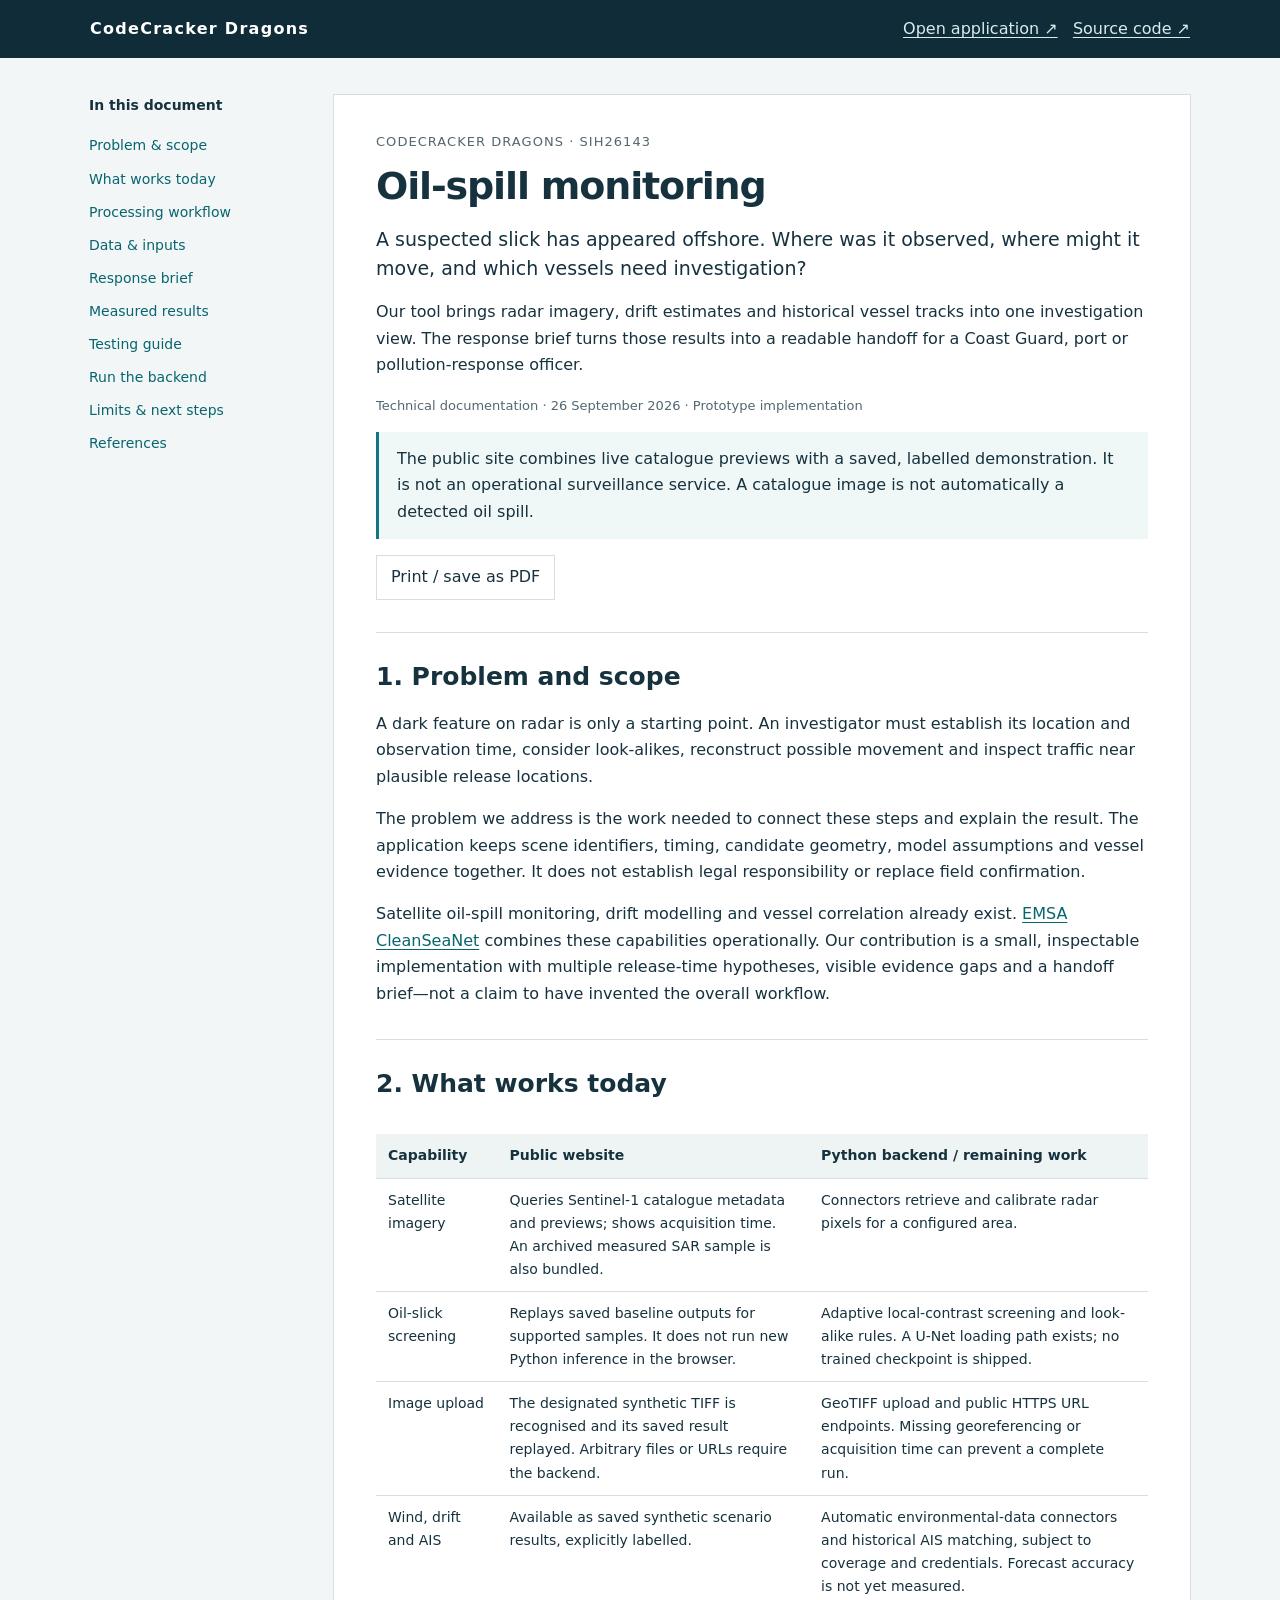
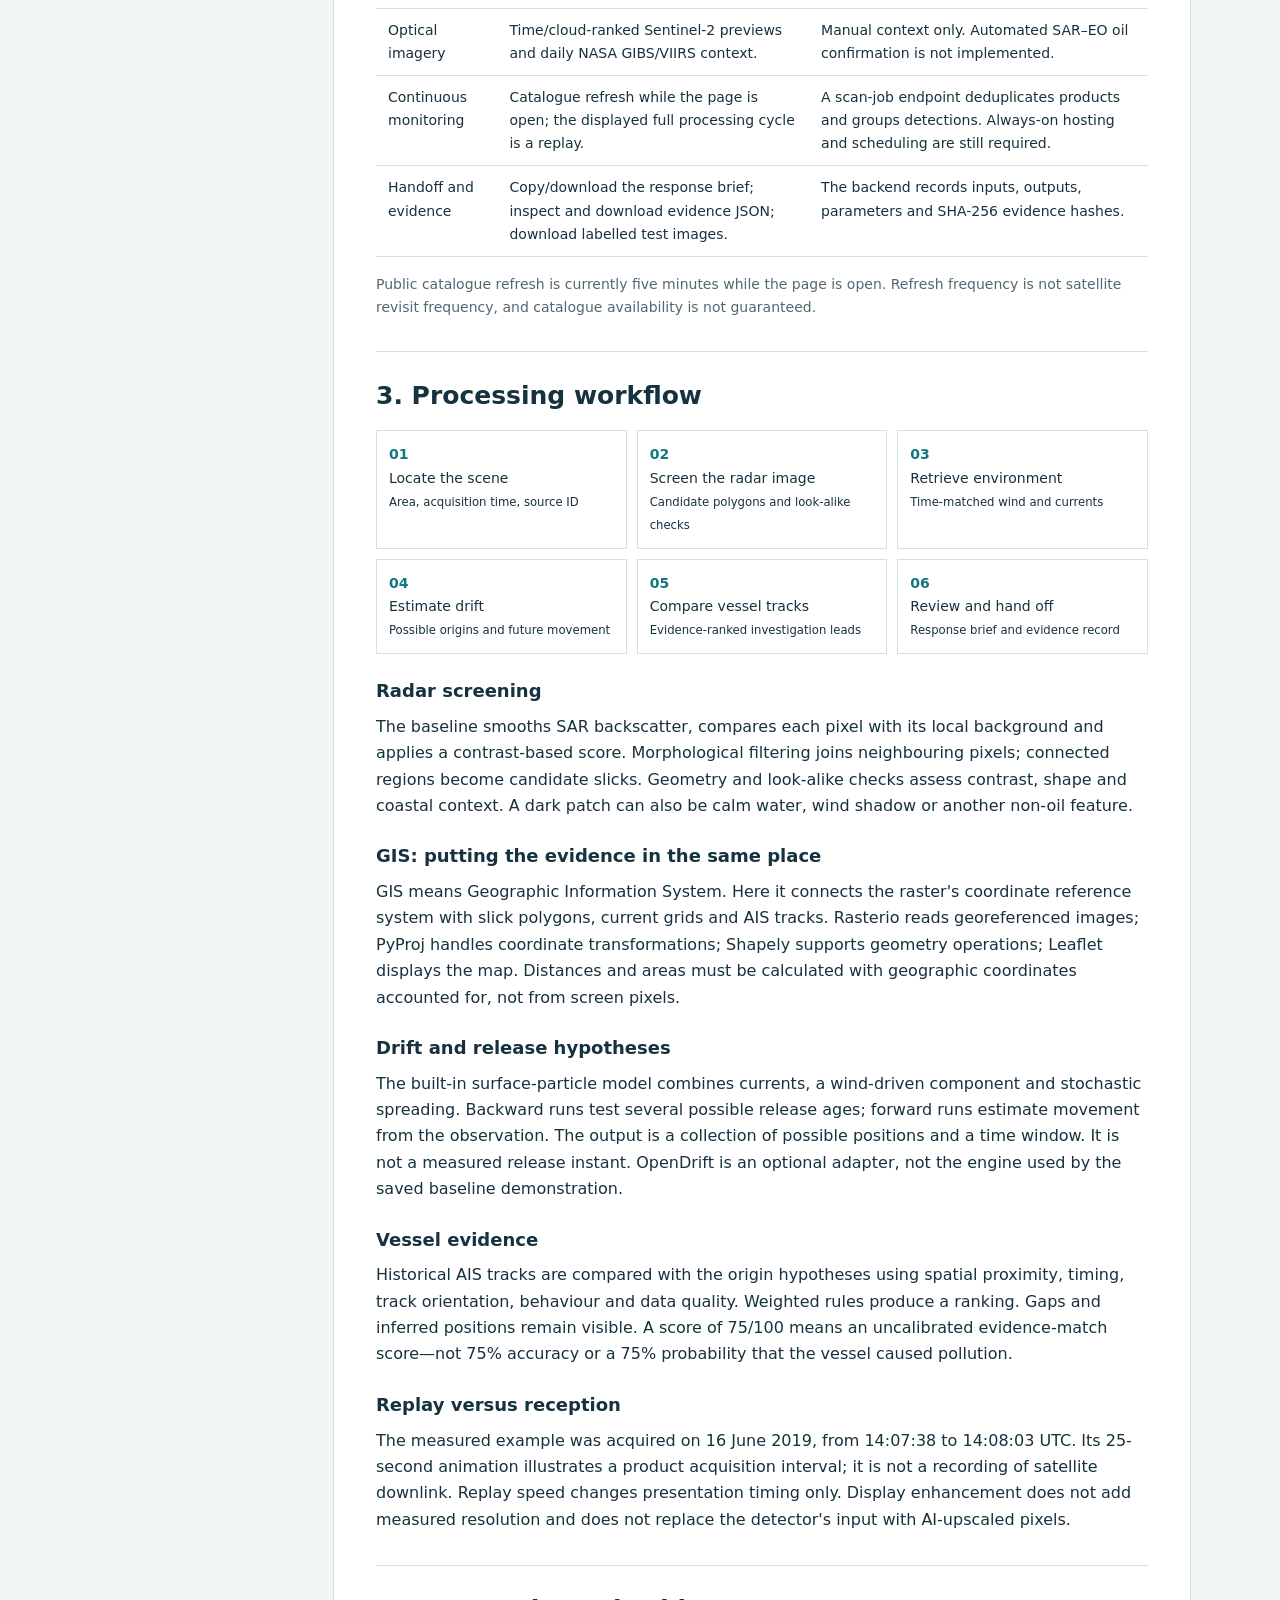
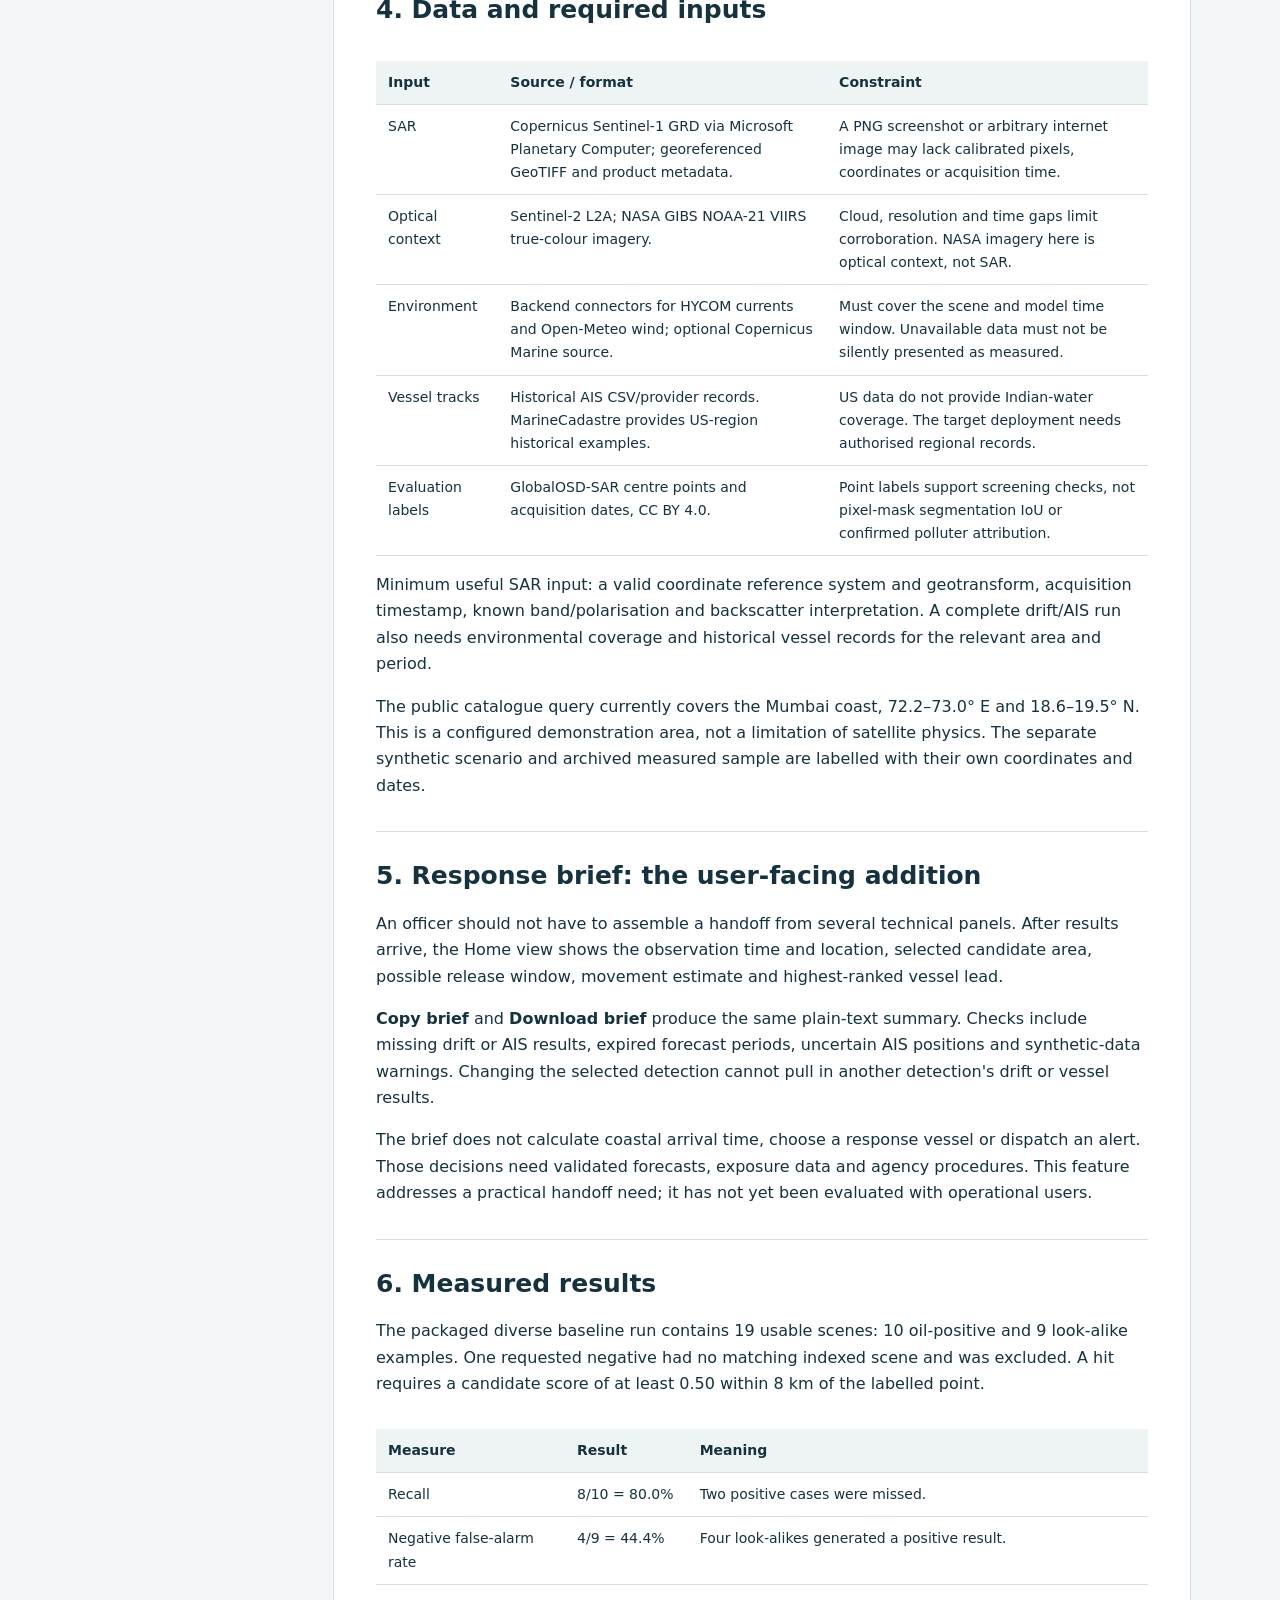
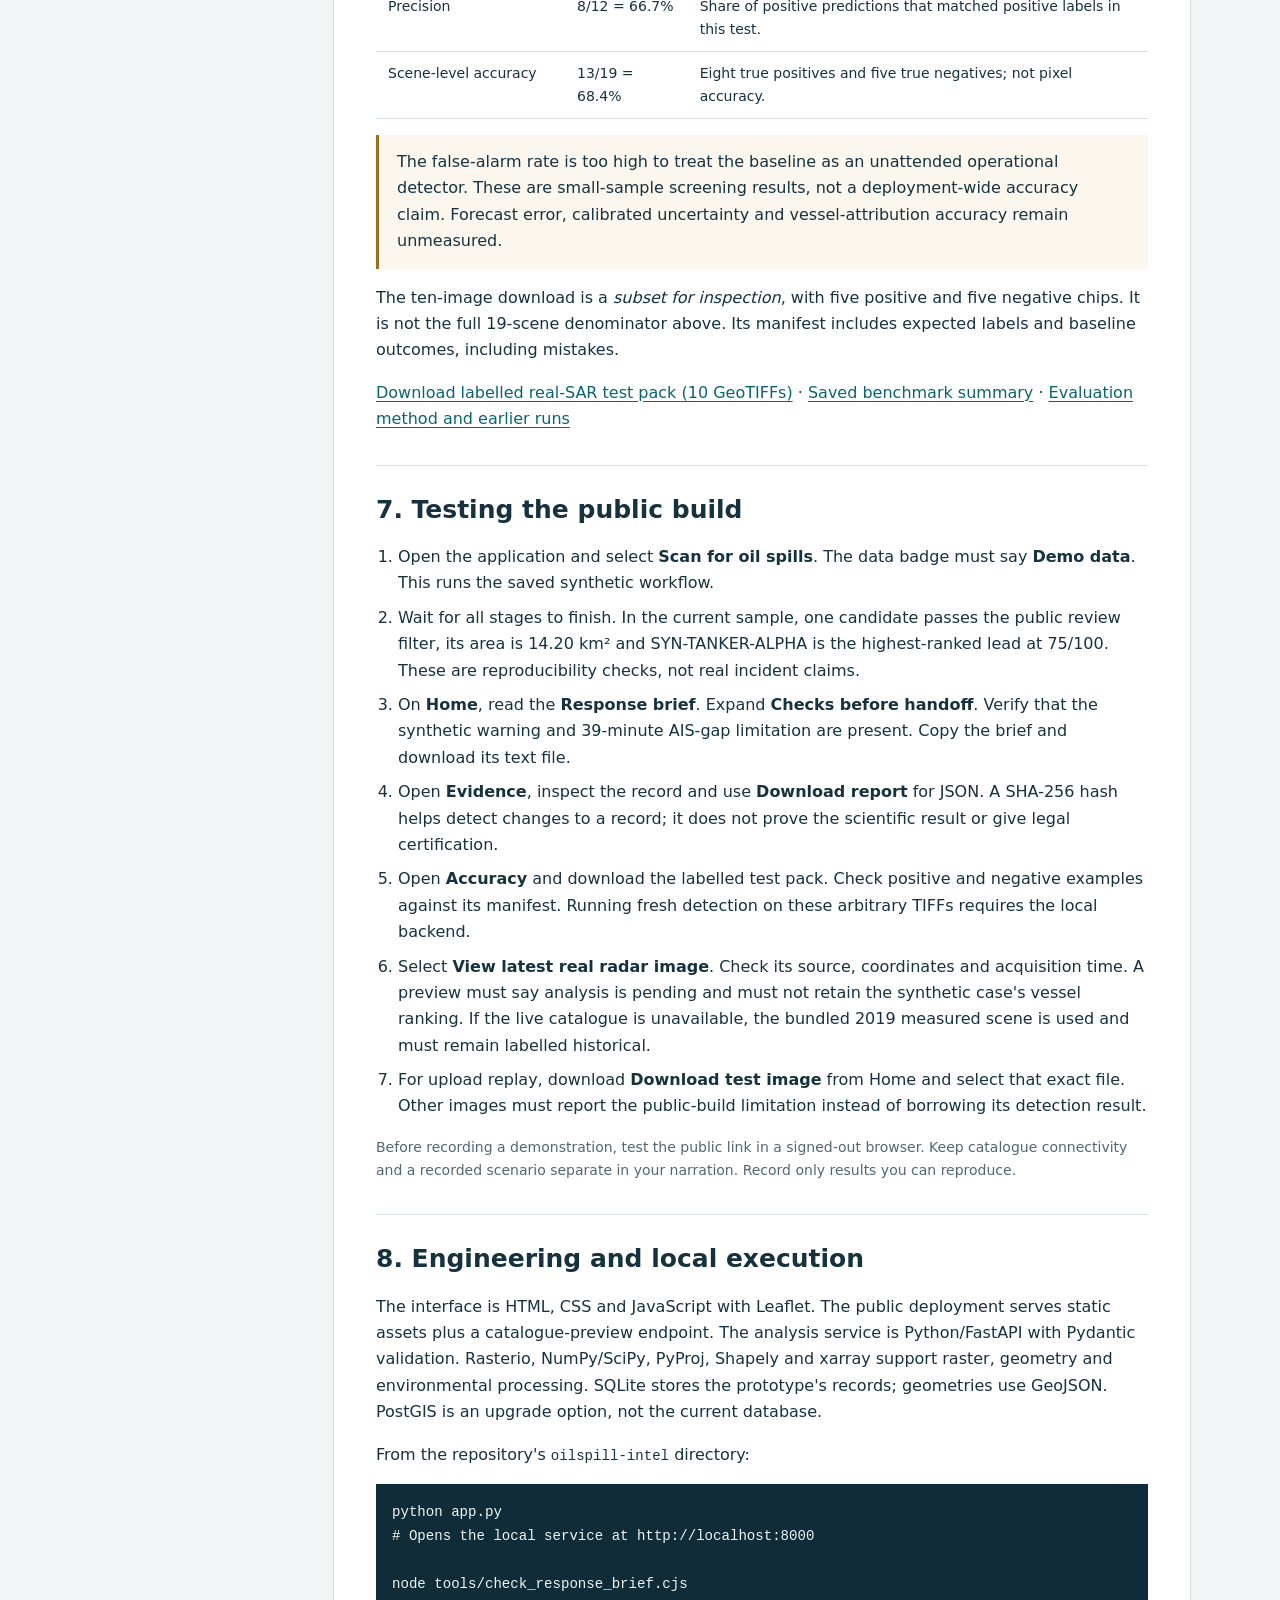
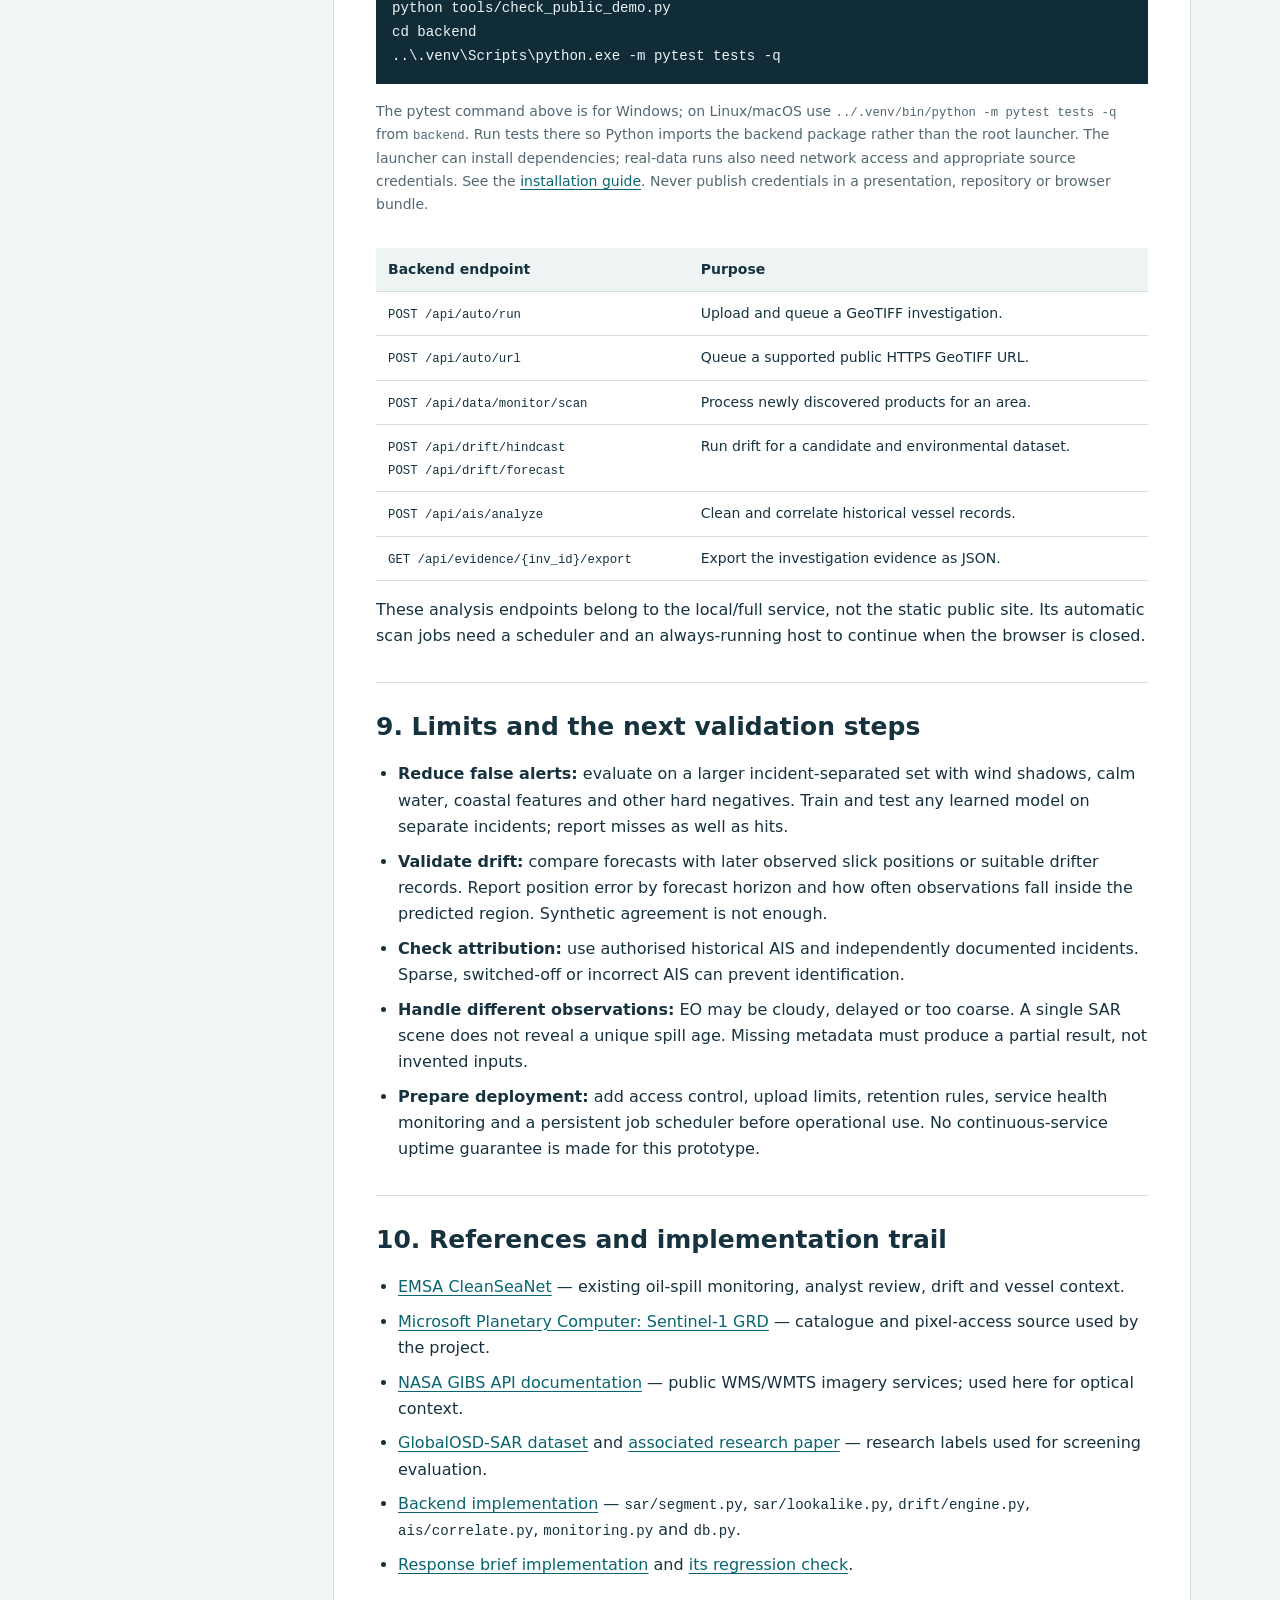
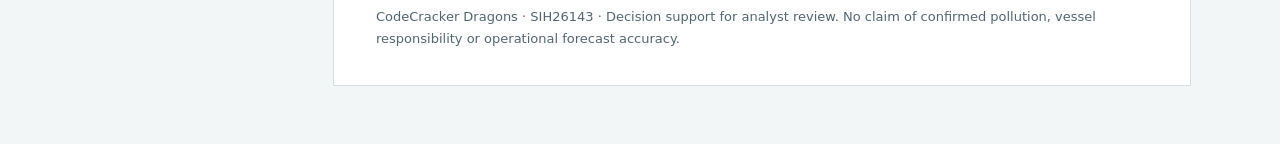
<file: oilspill-intel/public-demo/technical-documentation.html>
<!doctype html>
<html lang="en">
<head>
<meta charset="utf-8">
<meta name="viewport" content="width=device-width, initial-scale=1">
<meta name="description" content="CodeCracker Dragons: technical documentation, data sources, evaluation and testing guide for SIH26143.">
<title>CodeCracker Dragons · Technical documentation</title>
<style>
:root{color-scheme:light;--ink:#16323e;--muted:#536771;--line:#d4dfe2;--accent:#137780}
*{box-sizing:border-box}html{scroll-behavior:smooth;scroll-padding-top:24px}body{margin:0;background:#f3f6f6;color:var(--ink);font:16px/1.65 system-ui,-apple-system,"Segoe UI",sans-serif}a{color:#086570;text-underline-offset:3px}a:hover{color:#003e47}a:focus-visible,button:focus-visible{outline:3px solid #c47710;outline-offset:4px}
.top{background:#102c38;color:white;padding:16px max(24px,calc((100vw - 1100px)/2));display:flex;flex-wrap:wrap;gap:12px 24px;align-items:center;justify-content:space-between}.top a{color:#d8eced}.top strong{letter-spacing:.08em}.layout{max-width:1150px;margin:0 auto;padding:36px 24px 60px;display:grid;grid-template-columns:200px minmax(0,1fr);gap:44px}nav{align-self:start;position:sticky;top:24px;font-size:14px}nav a{display:block;padding:5px 0;text-decoration:none}nav b{display:block;margin-bottom:12px}article{background:white;padding:36px 42px;border:1px solid var(--line)}.eyebrow,.meta{color:var(--muted);font-size:13px}.eyebrow{text-transform:uppercase;letter-spacing:.08em}h1{font-size:38px;line-height:1.15;letter-spacing:-.03em;margin:12px 0 16px}h2{font-size:25px;line-height:1.3;margin:0 0 18px}h3{font-size:18px;margin:22px 0 8px}p{margin:0 0 16px}.lead{font-size:19px;line-height:1.55}.note{border-left:3px solid var(--accent);background:#f0f7f7;padding:14px 18px}.caution{border-color:#9d701e;background:#fbf7ee}section{border-top:1px solid var(--line);margin-top:32px;padding-top:28px}ul,ol{padding-left:22px}li+li{margin-top:8px}.table-wrap{overflow-x:auto}table{width:100%;border-collapse:collapse;font-size:14px;margin:16px 0}th,td{padding:10px 12px;text-align:left;vertical-align:top;border-bottom:1px solid var(--line)}th{background:#eef4f4}code{font-size:.88em;overflow-wrap:anywhere}pre{background:#102c38;color:#edf5f6;padding:16px;overflow:auto;line-height:1.5}pre code{overflow-wrap:normal}.flow{display:grid;grid-template-columns:repeat(3,minmax(0,1fr));gap:10px;padding:0;list-style:none;counter-reset:step}.flow li{margin:0;border:1px solid var(--line);padding:12px;font-size:14px}.flow li:before{counter-increment:step;content:counter(step,decimal-leading-zero);display:block;color:var(--accent);font-weight:700}.small{font-size:14px;color:var(--muted)}button{border:1px solid var(--line);background:white;color:var(--ink);font:inherit;padding:8px 14px;cursor:pointer}footer{font-size:13px;color:var(--muted);margin-top:28px}
@media(max-width:850px){.layout{grid-template-columns:1fr;gap:20px;padding:20px 12px}nav{position:static;display:flex;gap:8px 20px;flex-wrap:wrap}nav b{width:100%;margin:0}article{padding:24px}h1{font-size:32px}.flow{grid-template-columns:1fr}}
@media print{body{background:white;font-size:11pt}.top,nav,.print{display:none}.layout{display:block;padding:0;max-width:none}article{border:0;padding:0}h1{font-size:28pt}h2{break-after:avoid}tr,.note,.flow li{break-inside:avoid}a{color:inherit}section{margin-top:20px;padding-top:18px}}
</style>
</head>
<body>
<header class="top"><strong>CodeCracker Dragons</strong><div><a href="./" target="_blank" rel="noopener">Open application ↗</a> &nbsp; <a href="https://github.com/hackthejack08-cmyk/oil-spills/tree/main/oilspill-intel" target="_blank" rel="noopener">Source code ↗</a></div></header>
<div class="layout">
<nav aria-label="Document sections"><b>In this document</b><a href="#purpose">Problem &amp; scope</a><a href="#status">What works today</a><a href="#workflow">Processing workflow</a><a href="#data">Data &amp; inputs</a><a href="#brief">Response brief</a><a href="#evaluation">Measured results</a><a href="#testing">Testing guide</a><a href="#engineering">Run the backend</a><a href="#limits">Limits &amp; next steps</a><a href="#references">References</a></nav>
<article>
<div class="eyebrow">CodeCracker Dragons · SIH26143</div>
<h1>Oil-spill monitoring</h1>
<p class="lead">A suspected slick has appeared offshore. Where was it observed, where might it move, and which vessels need investigation?</p>
<p>Our tool brings radar imagery, drift estimates and historical vessel tracks into one investigation view. The response brief turns those results into a readable handoff for a Coast Guard, port or pollution-response officer.</p>
<p class="meta">Technical documentation · 26 September 2026 · Prototype implementation</p>
<p class="note">The public site combines live catalogue previews with a saved, labelled demonstration. It is not an operational surveillance service. A catalogue image is not automatically a detected oil spill.</p>
<button class="print" type="button" onclick="window.print()">Print / save as PDF</button>

<section id="purpose"><h2>1. Problem and scope</h2>
<p>A dark feature on radar is only a starting point. An investigator must establish its location and observation time, consider look-alikes, reconstruct possible movement and inspect traffic near plausible release locations.</p>
<p>The problem we address is the work needed to connect these steps and explain the result. The application keeps scene identifiers, timing, candidate geometry, model assumptions and vessel evidence together. It does not establish legal responsibility or replace field confirmation.</p>
<p>Satellite oil-spill monitoring, drift modelling and vessel correlation already exist. <a href="https://emsa.europa.eu/csn-menu.html">EMSA CleanSeaNet</a> combines these capabilities operationally. Our contribution is a small, inspectable implementation with multiple release-time hypotheses, visible evidence gaps and a handoff brief—not a claim to have invented the overall workflow.</p></section>

<section id="status"><h2>2. What works today</h2>
<div class="table-wrap"><table><thead><tr><th scope="col">Capability</th><th scope="col">Public website</th><th scope="col">Python backend / remaining work</th></tr></thead><tbody>
<tr><td>Satellite imagery</td><td>Queries Sentinel-1 catalogue metadata and previews; shows acquisition time. An archived measured SAR sample is also bundled.</td><td>Connectors retrieve and calibrate radar pixels for a configured area.</td></tr>
<tr><td>Oil-slick screening</td><td>Replays saved baseline outputs for supported samples. It does not run new Python inference in the browser.</td><td>Adaptive local-contrast screening and look-alike rules. A U-Net loading path exists; no trained checkpoint is shipped.</td></tr>
<tr><td>Image upload</td><td>The designated synthetic TIFF is recognised and its saved result replayed. Arbitrary files or URLs require the backend.</td><td>GeoTIFF upload and public HTTPS URL endpoints. Missing georeferencing or acquisition time can prevent a complete run.</td></tr>
<tr><td>Wind, drift and AIS</td><td>Available as saved synthetic scenario results, explicitly labelled.</td><td>Automatic environmental-data connectors and historical AIS matching, subject to coverage and credentials. Forecast accuracy is not yet measured.</td></tr>
<tr><td>Optical imagery</td><td>Time/cloud-ranked Sentinel-2 previews and daily NASA GIBS/VIIRS context.</td><td>Manual context only. Automated SAR–EO oil confirmation is not implemented.</td></tr>
<tr><td>Continuous monitoring</td><td>Catalogue refresh while the page is open; the displayed full processing cycle is a replay.</td><td>A scan-job endpoint deduplicates products and groups detections. Always-on hosting and scheduling are still required.</td></tr>
<tr><td>Handoff and evidence</td><td>Copy/download the response brief; inspect and download evidence JSON; download labelled test images.</td><td>The backend records inputs, outputs, parameters and SHA-256 evidence hashes.</td></tr>
</tbody></table></div>
<p class="small">Public catalogue refresh is currently five minutes while the page is open. Refresh frequency is not satellite revisit frequency, and catalogue availability is not guaranteed.</p></section>

<section id="workflow"><h2>3. Processing workflow</h2>
<ol class="flow"><li>Locate the scene<br><small>Area, acquisition time, source ID</small></li><li>Screen the radar image<br><small>Candidate polygons and look-alike checks</small></li><li>Retrieve environment<br><small>Time-matched wind and currents</small></li><li>Estimate drift<br><small>Possible origins and future movement</small></li><li>Compare vessel tracks<br><small>Evidence-ranked investigation leads</small></li><li>Review and hand off<br><small>Response brief and evidence record</small></li></ol>
<h3>Radar screening</h3><p>The baseline smooths SAR backscatter, compares each pixel with its local background and applies a contrast-based score. Morphological filtering joins neighbouring pixels; connected regions become candidate slicks. Geometry and look-alike checks assess contrast, shape and coastal context. A dark patch can also be calm water, wind shadow or another non-oil feature.</p>
<h3>GIS: putting the evidence in the same place</h3><p>GIS means Geographic Information System. Here it connects the raster's coordinate reference system with slick polygons, current grids and AIS tracks. Rasterio reads georeferenced images; PyProj handles coordinate transformations; Shapely supports geometry operations; Leaflet displays the map. Distances and areas must be calculated with geographic coordinates accounted for, not from screen pixels.</p>
<h3>Drift and release hypotheses</h3><p>The built-in surface-particle model combines currents, a wind-driven component and stochastic spreading. Backward runs test several possible release ages; forward runs estimate movement from the observation. The output is a collection of possible positions and a time window. It is not a measured release instant. OpenDrift is an optional adapter, not the engine used by the saved baseline demonstration.</p>
<h3>Vessel evidence</h3><p>Historical AIS tracks are compared with the origin hypotheses using spatial proximity, timing, track orientation, behaviour and data quality. Weighted rules produce a ranking. Gaps and inferred positions remain visible. A score of 75/100 means an uncalibrated evidence-match score—not 75% accuracy or a 75% probability that the vessel caused pollution.</p>
<h3>Replay versus reception</h3><p>The measured example was acquired on 16 June 2019, from 14:07:38 to 14:08:03 UTC. Its 25-second animation illustrates a product acquisition interval; it is not a recording of satellite downlink. Replay speed changes presentation timing only. Display enhancement does not add measured resolution and does not replace the detector's input with AI-upscaled pixels.</p></section>

<section id="data"><h2>4. Data and required inputs</h2>
<div class="table-wrap"><table><thead><tr><th scope="col">Input</th><th scope="col">Source / format</th><th scope="col">Constraint</th></tr></thead><tbody>
<tr><td>SAR</td><td>Copernicus Sentinel-1 GRD via Microsoft Planetary Computer; georeferenced GeoTIFF and product metadata.</td><td>A PNG screenshot or arbitrary internet image may lack calibrated pixels, coordinates or acquisition time.</td></tr>
<tr><td>Optical context</td><td>Sentinel-2 L2A; NASA GIBS NOAA-21 VIIRS true-colour imagery.</td><td>Cloud, resolution and time gaps limit corroboration. NASA imagery here is optical context, not SAR.</td></tr>
<tr><td>Environment</td><td>Backend connectors for HYCOM currents and Open-Meteo wind; optional Copernicus Marine source.</td><td>Must cover the scene and model time window. Unavailable data must not be silently presented as measured.</td></tr>
<tr><td>Vessel tracks</td><td>Historical AIS CSV/provider records. MarineCadastre provides US-region historical examples.</td><td>US data do not provide Indian-water coverage. The target deployment needs authorised regional records.</td></tr>
<tr><td>Evaluation labels</td><td>GlobalOSD-SAR centre points and acquisition dates, CC BY 4.0.</td><td>Point labels support screening checks, not pixel-mask segmentation IoU or confirmed polluter attribution.</td></tr>
</tbody></table></div>
<p>Minimum useful SAR input: a valid coordinate reference system and geotransform, acquisition timestamp, known band/polarisation and backscatter interpretation. A complete drift/AIS run also needs environmental coverage and historical vessel records for the relevant area and period.</p>
<p>The public catalogue query currently covers the Mumbai coast, 72.2–73.0° E and 18.6–19.5° N. This is a configured demonstration area, not a limitation of satellite physics. The separate synthetic scenario and archived measured sample are labelled with their own coordinates and dates.</p></section>

<section id="brief"><h2>5. Response brief: the user-facing addition</h2>
<p>An officer should not have to assemble a handoff from several technical panels. After results arrive, the Home view shows the observation time and location, selected candidate area, possible release window, movement estimate and highest-ranked vessel lead.</p>
<p><strong>Copy brief</strong> and <strong>Download brief</strong> produce the same plain-text summary. Checks include missing drift or AIS results, expired forecast periods, uncertain AIS positions and synthetic-data warnings. Changing the selected detection cannot pull in another detection's drift or vessel results.</p>
<p>The brief does not calculate coastal arrival time, choose a response vessel or dispatch an alert. Those decisions need validated forecasts, exposure data and agency procedures. This feature addresses a practical handoff need; it has not yet been evaluated with operational users.</p></section>

<section id="evaluation"><h2>6. Measured results</h2>
<p>The packaged diverse baseline run contains 19 usable scenes: 10 oil-positive and 9 look-alike examples. One requested negative had no matching indexed scene and was excluded. A hit requires a candidate score of at least 0.50 within 8 km of the labelled point.</p>
<div class="table-wrap"><table><thead><tr><th scope="col">Measure</th><th scope="col">Result</th><th scope="col">Meaning</th></tr></thead><tbody>
<tr><td>Recall</td><td>8/10 = 80.0%</td><td>Two positive cases were missed.</td></tr>
<tr><td>Negative false-alarm rate</td><td>4/9 = 44.4%</td><td>Four look-alikes generated a positive result.</td></tr>
<tr><td>Precision</td><td>8/12 = 66.7%</td><td>Share of positive predictions that matched positive labels in this test.</td></tr>
<tr><td>Scene-level accuracy</td><td>13/19 = 68.4%</td><td>Eight true positives and five true negatives; not pixel accuracy.</td></tr>
</tbody></table></div>
<p class="note caution">The false-alarm rate is too high to treat the baseline as an unattended operational detector. These are small-sample screening results, not a deployment-wide accuracy claim. Forecast error, calibrated uncertainty and vessel-attribution accuracy remain unmeasured.</p>
<p>The ten-image download is a <em>subset for inspection</em>, with five positive and five negative chips. It is not the full 19-scene denominator above. Its manifest includes expected labels and baseline outcomes, including mistakes.</p>
<p><a href="samples/OSI_judge_validation_pack.zip" download>Download labelled real-SAR test pack (10 GeoTIFFs)</a> · <a href="https://github.com/hackthejack08-cmyk/oil-spills/blob/main/oilspill-intel/demo/samples/globalosd_diverse20/benchmark_summary.json">Saved benchmark summary</a> · <a href="https://github.com/hackthejack08-cmyk/oil-spills/blob/main/oilspill-intel/docs/EVALUATION.md">Evaluation method and earlier runs</a></p></section>

<section id="testing"><h2>7. Testing the public build</h2>
<ol>
<li>Open the application and select <strong>Scan for oil spills</strong>. The data badge must say <strong>Demo data</strong>. This runs the saved synthetic workflow.</li>
<li>Wait for all stages to finish. In the current sample, one candidate passes the public review filter, its area is 14.20 km² and SYN-TANKER-ALPHA is the highest-ranked lead at 75/100. These are reproducibility checks, not real incident claims.</li>
<li>On <strong>Home</strong>, read the <strong>Response brief</strong>. Expand <strong>Checks before handoff</strong>. Verify that the synthetic warning and 39-minute AIS-gap limitation are present. Copy the brief and download its text file.</li>
<li>Open <strong>Evidence</strong>, inspect the record and use <strong>Download report</strong> for JSON. A SHA-256 hash helps detect changes to a record; it does not prove the scientific result or give legal certification.</li>
<li>Open <strong>Accuracy</strong> and download the labelled test pack. Check positive and negative examples against its manifest. Running fresh detection on these arbitrary TIFFs requires the local backend.</li>
<li>Select <strong>View latest real radar image</strong>. Check its source, coordinates and acquisition time. A preview must say analysis is pending and must not retain the synthetic case's vessel ranking. If the live catalogue is unavailable, the bundled 2019 measured scene is used and must remain labelled historical.</li>
<li>For upload replay, download <strong>Download test image</strong> from Home and select that exact file. Other images must report the public-build limitation instead of borrowing its detection result.</li>
</ol>
<p class="small">Before recording a demonstration, test the public link in a signed-out browser. Keep catalogue connectivity and a recorded scenario separate in your narration. Record only results you can reproduce.</p></section>

<section id="engineering"><h2>8. Engineering and local execution</h2>
<p>The interface is HTML, CSS and JavaScript with Leaflet. The public deployment serves static assets plus a catalogue-preview endpoint. The analysis service is Python/FastAPI with Pydantic validation. Rasterio, NumPy/SciPy, PyProj, Shapely and xarray support raster, geometry and environmental processing. SQLite stores the prototype's records; geometries use GeoJSON. PostGIS is an upgrade option, not the current database.</p>
<p>From the repository's <code>oilspill-intel</code> directory:</p>
<pre><code>python app.py
# Opens the local service at http://localhost:8000

node tools/check_response_brief.cjs
python tools/check_public_demo.py
cd backend
..\.venv\Scripts\python.exe -m pytest tests -q</code></pre>
<p class="small">The pytest command above is for Windows; on Linux/macOS use <code>../.venv/bin/python -m pytest tests -q</code> from <code>backend</code>. Run tests there so Python imports the backend package rather than the root launcher. The launcher can install dependencies; real-data runs also need network access and appropriate source credentials. See the <a href="https://github.com/hackthejack08-cmyk/oil-spills/blob/main/oilspill-intel/docs/INSTALL.md">installation guide</a>. Never publish credentials in a presentation, repository or browser bundle.</p>
<div class="table-wrap"><table><thead><tr><th scope="col">Backend endpoint</th><th scope="col">Purpose</th></tr></thead><tbody>
<tr><td><code>POST /api/auto/run</code></td><td>Upload and queue a GeoTIFF investigation.</td></tr>
<tr><td><code>POST /api/auto/url</code></td><td>Queue a supported public HTTPS GeoTIFF URL.</td></tr>
<tr><td><code>POST /api/data/monitor/scan</code></td><td>Process newly discovered products for an area.</td></tr>
<tr><td><code>POST /api/drift/hindcast</code><br><code>POST /api/drift/forecast</code></td><td>Run drift for a candidate and environmental dataset.</td></tr>
<tr><td><code>POST /api/ais/analyze</code></td><td>Clean and correlate historical vessel records.</td></tr>
<tr><td><code>GET /api/evidence/{inv_id}/export</code></td><td>Export the investigation evidence as JSON.</td></tr>
</tbody></table></div>
<p>These analysis endpoints belong to the local/full service, not the static public site. Its automatic scan jobs need a scheduler and an always-running host to continue when the browser is closed.</p></section>

<section id="limits"><h2>9. Limits and the next validation steps</h2>
<ul><li><strong>Reduce false alerts:</strong> evaluate on a larger incident-separated set with wind shadows, calm water, coastal features and other hard negatives. Train and test any learned model on separate incidents; report misses as well as hits.</li>
<li><strong>Validate drift:</strong> compare forecasts with later observed slick positions or suitable drifter records. Report position error by forecast horizon and how often observations fall inside the predicted region. Synthetic agreement is not enough.</li>
<li><strong>Check attribution:</strong> use authorised historical AIS and independently documented incidents. Sparse, switched-off or incorrect AIS can prevent identification.</li>
<li><strong>Handle different observations:</strong> EO may be cloudy, delayed or too coarse. A single SAR scene does not reveal a unique spill age. Missing metadata must produce a partial result, not invented inputs.</li>
<li><strong>Prepare deployment:</strong> add access control, upload limits, retention rules, service health monitoring and a persistent job scheduler before operational use. No continuous-service uptime guarantee is made for this prototype.</li></ul>
</section>

<section id="references"><h2>10. References and implementation trail</h2>
<ul><li><a href="https://emsa.europa.eu/csn-menu.html">EMSA CleanSeaNet</a> — existing oil-spill monitoring, analyst review, drift and vessel context.</li>
<li><a href="https://planetarycomputer.microsoft.com/dataset/sentinel-1-grd">Microsoft Planetary Computer: Sentinel-1 GRD</a> — catalogue and pixel-access source used by the project.</li>
<li><a href="https://nasa-gibs.github.io/gibs-api-docs/access-basics/">NASA GIBS API documentation</a> — public WMS/WMTS imagery services; used here for optical context.</li>
<li><a href="https://doi.org/10.5281/zenodo.15286918">GlobalOSD-SAR dataset</a> and <a href="https://spj.science.org/doi/10.34133/remotesensing.0613">associated research paper</a> — research labels used for screening evaluation.</li>
<li><a href="https://github.com/hackthejack08-cmyk/oil-spills/tree/main/oilspill-intel/backend/app">Backend implementation</a> — <code>sar/segment.py</code>, <code>sar/lookalike.py</code>, <code>drift/engine.py</code>, <code>ais/correlate.py</code>, <code>monitoring.py</code> and <code>db.py</code>.</li>
<li><a href="https://github.com/hackthejack08-cmyk/oil-spills/blob/main/oilspill-intel/frontend/static/response-brief.js">Response brief implementation</a> and <a href="https://github.com/hackthejack08-cmyk/oil-spills/blob/main/oilspill-intel/tools/check_response_brief.cjs">its regression check</a>.</li></ul>
</section>
<footer>CodeCracker Dragons · SIH26143 · Decision support for analyst review. No claim of confirmed pollution, vessel responsibility or operational forecast accuracy.</footer>
</article></div>
</body></html>
</file>
